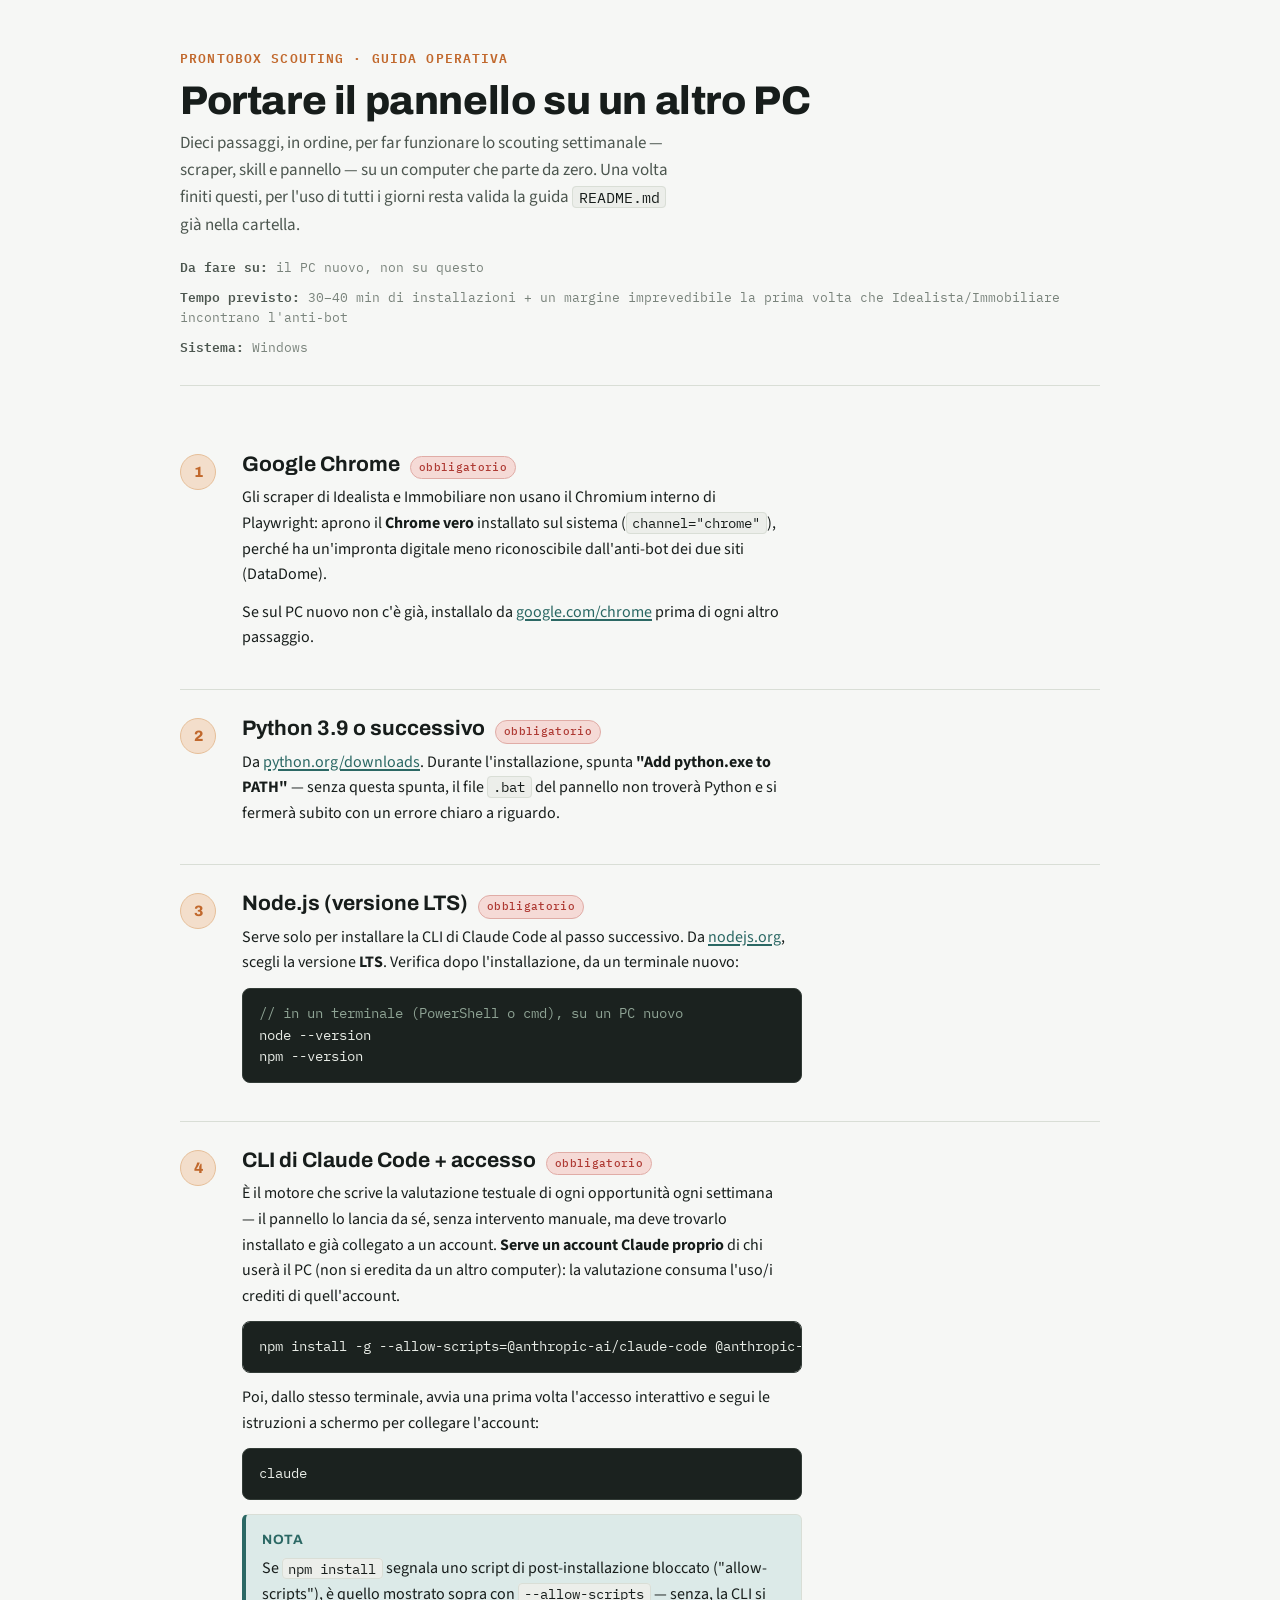
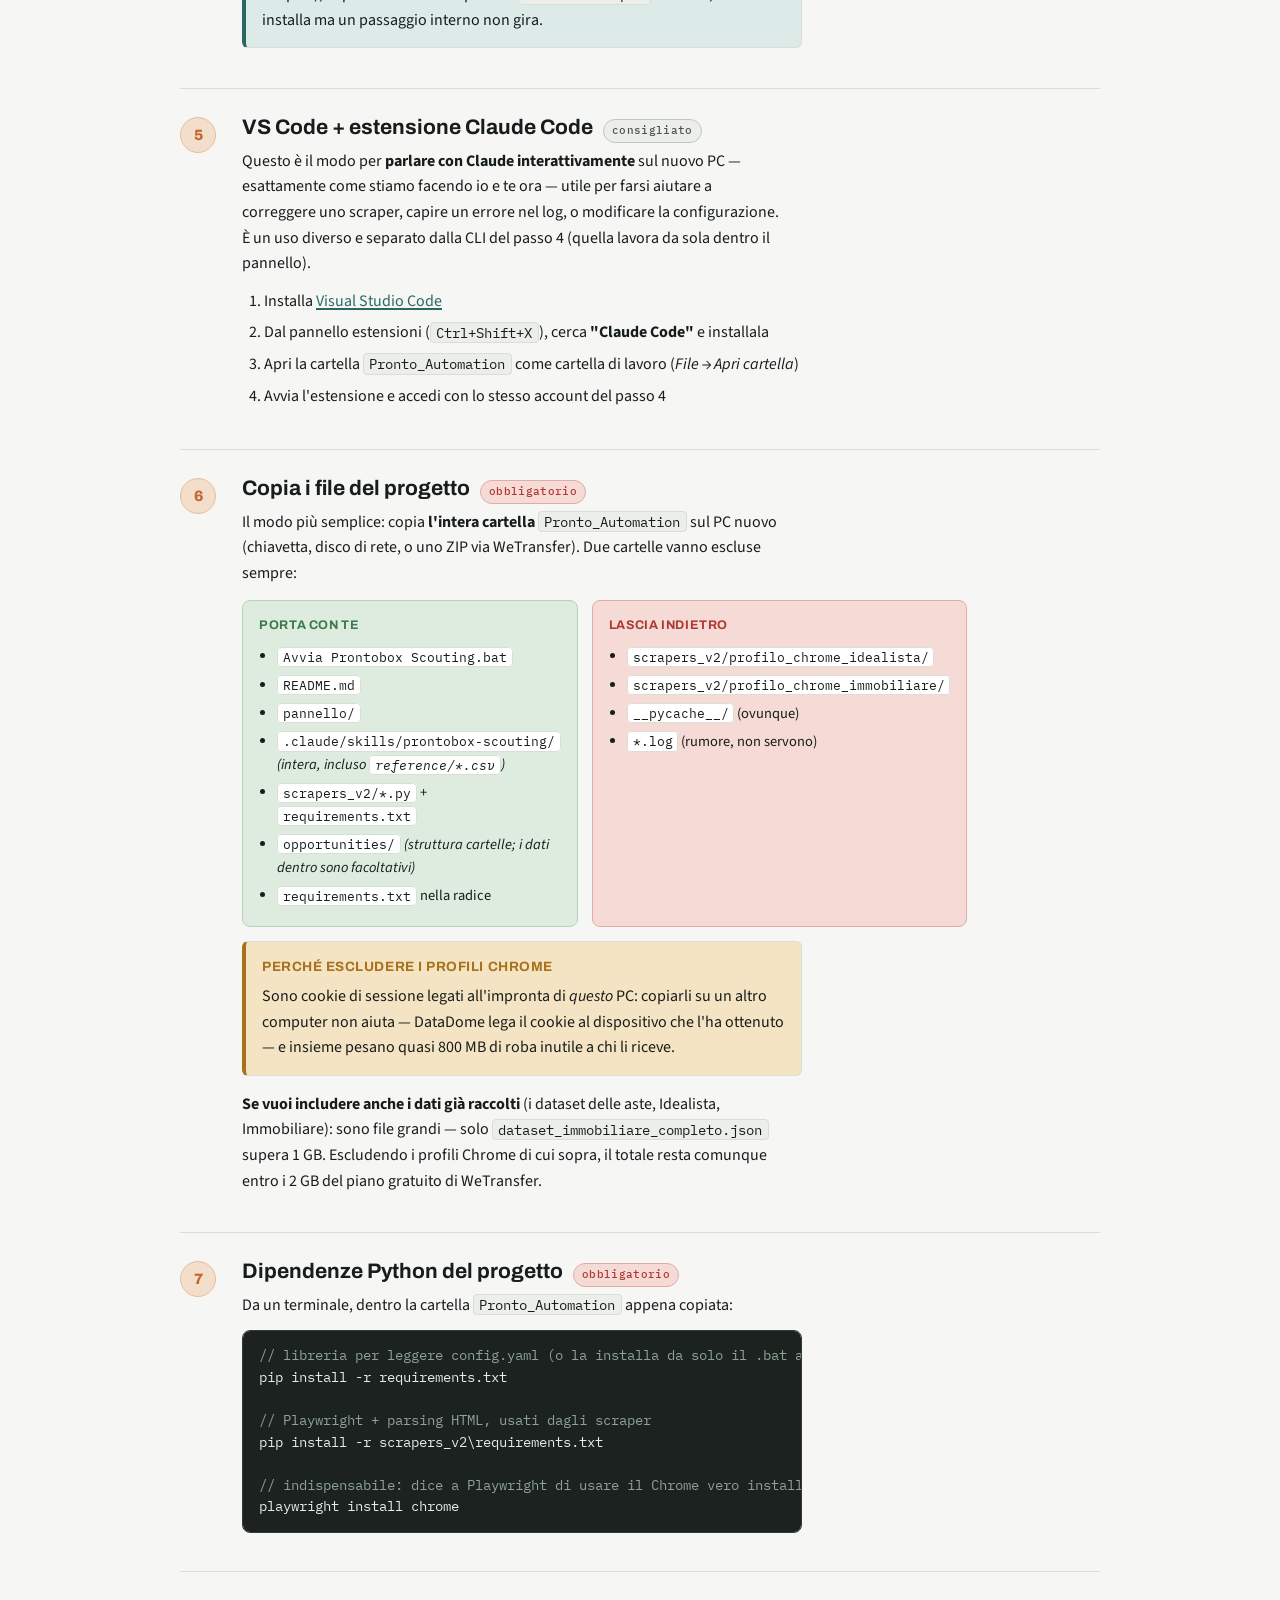
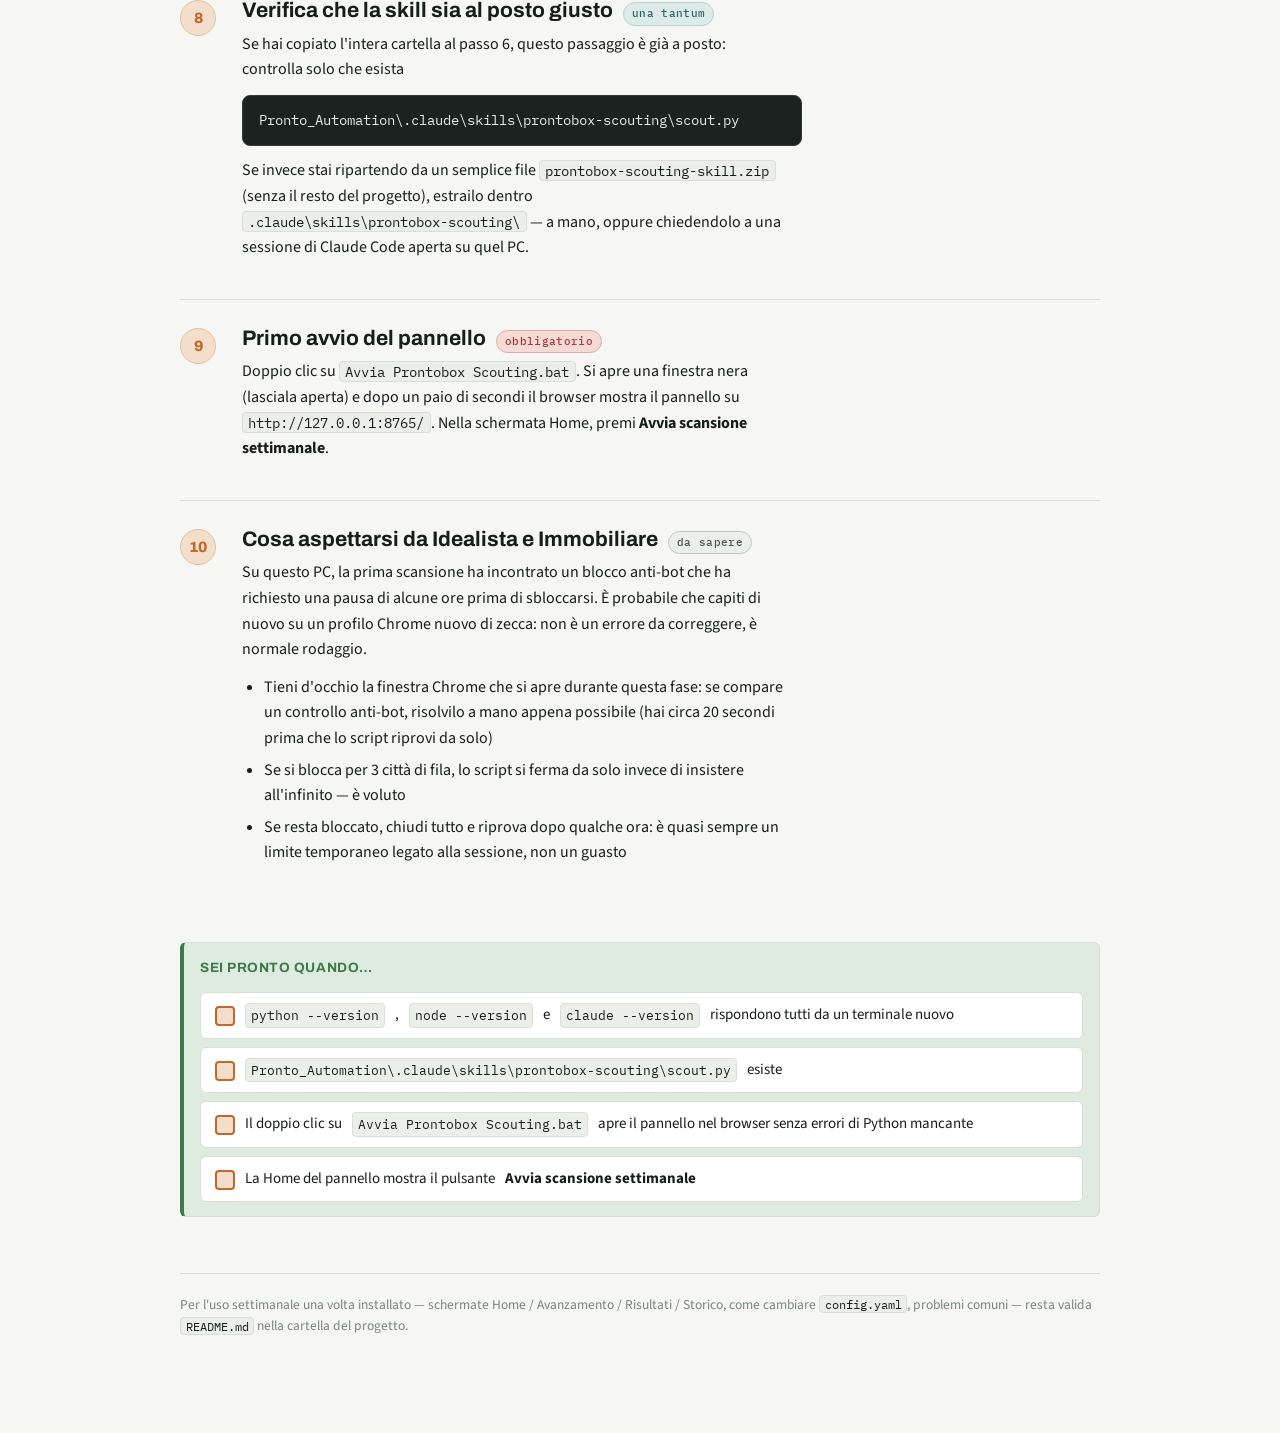
<file: Claude outputs/setup-nuovo-pc.html>
<!doctype html>
<title>Prontobox Scouting Setup</title>
<style>
  @import url('https://fonts.googleapis.com/css2?family=Archivo:wght@600;700;800&family=Source+Sans+3:wght@400;500;600;700&family=IBM+Plex+Mono:wght@400;500;600&display=swap');

  :root{
    --bg:#f6f7f5;
    --surface:#ffffff;
    --surface-alt:#eceeea;
    --ink:#171d1b;
    --ink-soft:#4c564f;
    --ink-faint:#79837b;
    --border:#d9ded6;
    --border-strong:#c1c9bd;

    --accent:#c1682c;
    --accent-ink:#ffffff;
    --accent-soft:#f3decb;
    --accent-soft-border:#e6bf99;

    --teal:#2b6864;
    --teal-soft:#dceae8;
    --teal-soft-border:#b7d4d1;

    --success:#3c7a49;
    --success-soft:#deebdf;
    --success-border:#b7d3bb;

    --warn:#a8721c;
    --warn-soft:#f4e4c3;
    --warn-border:#dcbd7c;

    --critical:#ae3a33;
    --critical-soft:#f5dad6;
    --critical-border:#e0aca6;

    --code-bg:#1b221f;
    --code-fg:#e8ece6;
    --code-accent:#e8a15c;
    --code-comment:#8ea394;
    --code-border:#333c37;

    color-scheme: light;
  }
  @media (prefers-color-scheme: dark){
    :root:not([data-theme="light"]){
      --bg:#121614;
      --surface:#181e1b;
      --surface-alt:#202723;
      --ink:#eaede8;
      --ink-soft:#aab4ac;
      --ink-faint:#7c877e;
      --border:#2f3934;
      --border-strong:#3c473f;

      --accent:#e5905a;
      --accent-ink:#14100b;
      --accent-soft:#3a2a1d;
      --accent-soft-border:#5c4128;

      --teal:#66a49f;
      --teal-soft:#1d3634;
      --teal-soft-border:#2b4d49;

      --success:#79bd86;
      --success-soft:#1e3323;
      --success-border:#31502f;

      --warn:#d9a24b;
      --warn-soft:#3a2c10;
      --warn-border:#5c451b;

      --critical:#e58a82;
      --critical-soft:#3c1e1b;
      --critical-border:#5c2e28;
      color-scheme: dark;
    }
  }
  :root[data-theme="dark"]{
    --bg:#121614;
    --surface:#181e1b;
    --surface-alt:#202723;
    --ink:#eaede8;
    --ink-soft:#aab4ac;
    --ink-faint:#7c877e;
    --border:#2f3934;
    --border-strong:#3c473f;

    --accent:#e5905a;
    --accent-ink:#14100b;
    --accent-soft:#3a2a1d;
    --accent-soft-border:#5c4128;

    --teal:#66a49f;
    --teal-soft:#1d3634;
    --teal-soft-border:#2b4d49;

    --success:#79bd86;
    --success-soft:#1e3323;
    --success-border:#31502f;

    --warn:#d9a24b;
    --warn-soft:#3a2c10;
    --warn-border:#5c451b;

    --critical:#e58a82;
    --critical-soft:#3c1e1b;
    --critical-border:#5c2e28;
    color-scheme: dark;
  }

  *{ box-sizing:border-box; }
  body{
    margin:0;
    background:var(--bg);
    color:var(--ink);
    font-family:"Source Sans 3", ui-sans-serif, system-ui, sans-serif;
    font-size:16px;
    line-height:1.6;
    padding:0 20px;
  }
  .wrap{
    max-width:920px;
    margin:0 auto;
    padding-block:48px 96px;
  }

  h1,h2,h3{
    font-family:"Archivo", ui-sans-serif, system-ui, sans-serif;
    text-wrap:balance;
    color:var(--ink);
    line-height:1.15;
  }
  .eyebrow{
    font-family:"IBM Plex Mono", ui-monospace, monospace;
    font-size:12.5px;
    letter-spacing:.09em;
    text-transform:uppercase;
    color:var(--accent);
    font-weight:600;
  }
  h1{
    font-size:clamp(28px,4.4vw,40px);
    font-weight:800;
    margin:10px 0 6px;
    letter-spacing:-0.01em;
  }
  .subtitle{
    font-size:17px;
    color:var(--ink-soft);
    max-width:62ch;
    margin:0 0 6px;
  }
  .meta-row{
    display:flex;
    flex-wrap:wrap;
    gap:10px 18px;
    margin-top:18px;
    font-family:"IBM Plex Mono", ui-monospace, monospace;
    font-size:12.5px;
    color:var(--ink-faint);
  }
  .meta-row strong{ color:var(--ink-soft); font-weight:600; }

  header.hero{
    border-bottom:1px solid var(--border);
    padding-bottom:28px;
    margin-bottom:40px;
  }

  h2{
    font-size:21px;
    font-weight:700;
    margin:0;
  }
  h3{
    font-size:16px;
    font-weight:700;
    margin:0 0 8px;
    color:var(--ink);
  }
  p{ margin:0 0 12px; max-width:68ch; }
  a{ color:var(--teal); text-decoration-thickness:1.5px; text-underline-offset:2px; }
  code, .path{
    font-family:"IBM Plex Mono", ui-monospace, monospace;
    font-size:0.88em;
    background:var(--surface-alt);
    border:1px solid var(--border);
    border-radius:4px;
    padding:.05em .38em;
    color:var(--ink);
    white-space:nowrap;
  }

  /* ---- step rail ---- */
  .steps{
    display:flex;
    flex-direction:column;
    gap:0;
  }
  .step{
    display:grid;
    grid-template-columns:44px 1fr;
    gap:18px;
    padding-block:26px;
    border-top:1px solid var(--border);
    position:relative;
  }
  .step:first-child{ border-top:none; }
  .step-num{
    font-family:"Archivo", sans-serif;
    font-weight:800;
    font-size:15px;
    width:36px;
    height:36px;
    border-radius:50%;
    display:flex;
    align-items:center;
    justify-content:center;
    background:var(--accent-soft);
    color:var(--accent);
    border:1px solid var(--accent-soft-border);
    margin-top:2px;
  }
  .step-head{
    display:flex;
    align-items:baseline;
    gap:10px;
    flex-wrap:wrap;
    margin-bottom:6px;
  }
  .step-head h2{ margin:0; }
  .tag{
    font-family:"IBM Plex Mono", monospace;
    font-size:11px;
    font-weight:500;
    letter-spacing:.03em;
    padding:2px 8px;
    border-radius:99px;
    white-space:nowrap;
  }
  .tag.required{ background:var(--critical-soft); color:var(--critical); border:1px solid var(--critical-border); }
  .tag.once{ background:var(--teal-soft); color:var(--teal); border:1px solid var(--teal-soft-border); }
  .tag.optional{ background:var(--surface-alt); color:var(--ink-soft); border:1px solid var(--border-strong); }

  .step-body{ max-width:70ch; }

  pre{
    background:var(--code-bg);
    color:var(--code-fg);
    border:1px solid var(--code-border);
    border-radius:8px;
    padding:14px 16px;
    overflow-x:auto;
    margin:12px 0;
    font-family:"IBM Plex Mono", ui-monospace, monospace;
    font-size:13.5px;
    line-height:1.6;
  }
  pre .c{ color:var(--code-comment); }
  pre .k{ color:var(--code-accent); }

  ul.plain, ol.plain{ margin:10px 0 14px; padding-left:22px; }
  ul.plain li, ol.plain li{ margin-bottom:6px; }

  /* callouts */
  .callout{
    border:1px solid var(--border);
    border-left:4px solid var(--ink-faint);
    background:var(--surface);
    border-radius:6px;
    padding:14px 16px;
    margin:14px 0;
  }
  .callout p:last-child{ margin-bottom:0; }
  .callout .callout-title{
    font-family:"Archivo", sans-serif;
    font-weight:700;
    font-size:13.5px;
    text-transform:uppercase;
    letter-spacing:.04em;
    margin-bottom:6px;
    display:flex;
    align-items:center;
    gap:7px;
  }
  .callout.warn{ border-left-color:var(--warn); background:var(--warn-soft); }
  .callout.warn .callout-title{ color:var(--warn); }
  .callout.critical{ border-left-color:var(--critical); background:var(--critical-soft); }
  .callout.critical .callout-title{ color:var(--critical); }
  .callout.success{ border-left-color:var(--success); background:var(--success-soft); }
  .callout.success .callout-title{ color:var(--success); }
  .callout.teal{ border-left-color:var(--teal); background:var(--teal-soft); }
  .callout.teal .callout-title{ color:var(--teal); }

  /* include/exclude table */
  .filetable{
    display:grid;
    grid-template-columns:1fr 1fr;
    gap:14px;
    margin:14px 0;
  }
  @media (max-width:620px){ .filetable{ grid-template-columns:1fr; } }
  .filecard{
    border-radius:8px;
    padding:14px 16px;
    border:1px solid var(--border);
  }
  .filecard.yes{ background:var(--success-soft); border-color:var(--success-border); }
  .filecard.no{ background:var(--critical-soft); border-color:var(--critical-border); }
  .filecard h4{
    font-family:"Archivo", sans-serif;
    font-size:12.5px;
    text-transform:uppercase;
    letter-spacing:.05em;
    margin:0 0 10px;
    display:flex;
    align-items:center;
    gap:6px;
  }
  .filecard.yes h4{ color:var(--success); }
  .filecard.no h4{ color:var(--critical); }
  .filecard ul{ margin:0; padding-left:18px; font-size:14.5px; }
  .filecard li{ margin-bottom:5px; }
  .filecard li .path{ background:var(--surface); }

  /* checklist at end */
  .checklist{
    list-style:none;
    margin:14px 0 0;
    padding:0;
    display:grid;
    gap:8px;
  }
  .checklist li{
    display:flex;
    gap:10px;
    align-items:flex-start;
    font-size:15px;
    background:var(--surface);
    border:1px solid var(--border);
    border-radius:6px;
    padding:10px 14px;
  }
  .checklist li::before{
    content:"";
    flex:none;
    width:16px; height:16px;
    margin-top:3px;
    border-radius:4px;
    border:2px solid var(--accent);
    background:var(--accent-soft);
  }

  footer{
    margin-top:56px;
    padding-top:20px;
    border-top:1px solid var(--border);
    font-size:13.5px;
    color:var(--ink-faint);
  }
  footer a{ color:var(--ink-faint); }

  table.deps{
    width:100%;
    border-collapse:collapse;
    margin:12px 0;
    font-size:14.5px;
  }
  table.deps th, table.deps td{
    text-align:left;
    padding:8px 10px;
    border-bottom:1px solid var(--border);
    vertical-align:top;
  }
  table.deps th{
    font-family:"Archivo", sans-serif;
    font-size:12px;
    text-transform:uppercase;
    letter-spacing:.04em;
    color:var(--ink-faint);
    font-weight:700;
  }
</style>

<div class="wrap">

  <header class="hero">
    <div class="eyebrow">Prontobox Scouting &middot; guida operativa</div>
    <h1>Portare il pannello su un altro PC</h1>
    <p class="subtitle">Dieci passaggi, in ordine, per far funzionare lo scouting settimanale — scraper, skill e pannello — su un computer che parte da zero. Una volta finiti questi, per l'uso di tutti i giorni resta valida la guida <code>README.md</code> già nella cartella.</p>
    <div class="meta-row">
      <span><strong>Da fare su:</strong> il PC nuovo, non su questo</span>
      <span><strong>Tempo previsto:</strong> 30&ndash;40 min di installazioni + un margine imprevedibile la prima volta che Idealista/Immobiliare incontrano l'anti-bot</span>
      <span><strong>Sistema:</strong> Windows</span>
    </div>
  </header>

  <div class="steps">

    <section class="step">
      <div class="step-num">1</div>
      <div class="step-body">
        <div class="step-head"><h2>Google Chrome</h2><span class="tag required">obbligatorio</span></div>
        <p>Gli scraper di Idealista e Immobiliare non usano il Chromium interno di Playwright: aprono il <strong>Chrome vero</strong> installato sul sistema (<code>channel="chrome"</code>), perché ha un'impronta digitale meno riconoscibile dall'anti-bot dei due siti (DataDome).</p>
        <p>Se sul PC nuovo non c'è già, installalo da <a href="https://www.google.com/chrome/" target="_blank" rel="noopener">google.com/chrome</a> prima di ogni altro passaggio.</p>
      </div>
    </section>

    <section class="step">
      <div class="step-num">2</div>
      <div class="step-body">
        <div class="step-head"><h2>Python 3.9 o successivo</h2><span class="tag required">obbligatorio</span></div>
        <p>Da <a href="https://www.python.org/downloads/" target="_blank" rel="noopener">python.org/downloads</a>. Durante l'installazione, spunta <strong>"Add python.exe to PATH"</strong> — senza questa spunta, il file <code>.bat</code> del pannello non troverà Python e si fermerà subito con un errore chiaro a riguardo.</p>
      </div>
    </section>

    <section class="step">
      <div class="step-num">3</div>
      <div class="step-body">
        <div class="step-head"><h2>Node.js (versione LTS)</h2><span class="tag required">obbligatorio</span></div>
        <p>Serve solo per installare la CLI di Claude Code al passo successivo. Da <a href="https://nodejs.org" target="_blank" rel="noopener">nodejs.org</a>, scegli la versione <strong>LTS</strong>. Verifica dopo l'installazione, da un terminale nuovo:</p>
        <pre><span class="c">// in un terminale (PowerShell o cmd), su un PC nuovo</span>
node --version
npm --version</pre>
      </div>
    </section>

    <section class="step">
      <div class="step-num">4</div>
      <div class="step-body">
        <div class="step-head"><h2>CLI di Claude Code + accesso</h2><span class="tag required">obbligatorio</span></div>
        <p>È il motore che scrive la valutazione testuale di ogni opportunità ogni settimana — il pannello lo lancia da sé, senza intervento manuale, ma deve trovarlo installato e già collegato a un account. <strong>Serve un account Claude proprio</strong> di chi userà il PC (non si eredita da un altro computer): la valutazione consuma l'uso/i crediti di quell'account.</p>
        <pre>npm install -g --allow-scripts=@anthropic-ai/claude-code @anthropic-ai/claude-code</pre>
        <p>Poi, dallo stesso terminale, avvia una prima volta l'accesso interattivo e segui le istruzioni a schermo per collegare l'account:</p>
        <pre>claude</pre>
        <div class="callout teal">
          <div class="callout-title">Nota</div>
          <p>Se <code>npm install</code> segnala uno script di post-installazione bloccato ("allow-scripts"), è quello mostrato sopra con <code>--allow-scripts</code> — senza, la CLI si installa ma un passaggio interno non gira.</p>
        </div>
      </div>
    </section>

    <section class="step">
      <div class="step-num">5</div>
      <div class="step-body">
        <div class="step-head"><h2>VS Code + estensione Claude Code</h2><span class="tag optional">consigliato</span></div>
        <p>Questo è il modo per <strong>parlare con Claude interattivamente</strong> sul nuovo PC — esattamente come stiamo facendo io e te ora — utile per farsi aiutare a correggere uno scraper, capire un errore nel log, o modificare la configurazione. È un uso diverso e separato dalla CLI del passo 4 (quella lavora da sola dentro il pannello).</p>
        <ol class="plain">
          <li>Installa <a href="https://code.visualstudio.com" target="_blank" rel="noopener">Visual Studio Code</a></li>
          <li>Dal pannello estensioni (<code>Ctrl+Shift+X</code>), cerca <strong>"Claude Code"</strong> e installala</li>
          <li>Apri la cartella <code>Pronto_Automation</code> come cartella di lavoro (<em>File &rarr; Apri cartella</em>)</li>
          <li>Avvia l'estensione e accedi con lo stesso account del passo 4</li>
        </ol>
      </div>
    </section>

    <section class="step">
      <div class="step-num">6</div>
      <div class="step-body">
        <div class="step-head"><h2>Copia i file del progetto</h2><span class="tag required">obbligatorio</span></div>
        <p>Il modo più semplice: copia <strong>l'intera cartella</strong> <code>Pronto_Automation</code> sul PC nuovo (chiavetta, disco di rete, o uno ZIP via WeTransfer). Due cartelle vanno escluse sempre:</p>

        <div class="filetable">
          <div class="filecard yes">
            <h4>Porta con te</h4>
            <ul>
              <li><span class="path">Avvia Prontobox Scouting.bat</span></li>
              <li><span class="path">README.md</span></li>
              <li><span class="path">pannello/</span></li>
              <li><span class="path">.claude/skills/prontobox-scouting/</span> <em>(intera, incluso <span class="path">reference/*.csv</span>)</em></li>
              <li><span class="path">scrapers_v2/*.py</span> + <span class="path">requirements.txt</span></li>
              <li><span class="path">opportunities/</span> <em>(struttura cartelle; i dati dentro sono facoltativi)</em></li>
              <li><span class="path">requirements.txt</span> nella radice</li>
            </ul>
          </div>
          <div class="filecard no">
            <h4>Lascia indietro</h4>
            <ul>
              <li><span class="path">scrapers_v2/profilo_chrome_idealista/</span></li>
              <li><span class="path">scrapers_v2/profilo_chrome_immobiliare/</span></li>
              <li><span class="path">__pycache__/</span> (ovunque)</li>
              <li><span class="path">*.log</span> (rumore, non servono)</li>
            </ul>
          </div>
        </div>

        <div class="callout warn">
          <div class="callout-title">Perché escludere i profili Chrome</div>
          <p>Sono cookie di sessione legati all'impronta di <em>questo</em> PC: copiarli su un altro computer non aiuta — DataDome lega il cookie al dispositivo che l'ha ottenuto — e insieme pesano quasi 800&nbsp;MB di roba inutile a chi li riceve.</p>
        </div>

        <p style="margin-top:16px"><strong>Se vuoi includere anche i dati già raccolti</strong> (i dataset delle aste, Idealista, Immobiliare): sono file grandi — solo <code>dataset_immobiliare_completo.json</code> supera 1&nbsp;GB. Escludendo i profili Chrome di cui sopra, il totale resta comunque entro i 2&nbsp;GB del piano gratuito di WeTransfer.</p>
      </div>
    </section>

    <section class="step">
      <div class="step-num">7</div>
      <div class="step-body">
        <div class="step-head"><h2>Dipendenze Python del progetto</h2><span class="tag required">obbligatorio</span></div>
        <p>Da un terminale, dentro la cartella <code>Pronto_Automation</code> appena copiata:</p>
        <pre><span class="c">// libreria per leggere config.yaml (o la installa da solo il .bat al primo avvio)</span>
pip install -r requirements.txt

<span class="c">// Playwright + parsing HTML, usati dagli scraper</span>
pip install -r scrapers_v2\requirements.txt

<span class="c">// indispensabile: dice a Playwright di usare il Chrome vero installato al passo 1</span>
playwright install chrome</pre>
      </div>
    </section>

    <section class="step">
      <div class="step-num">8</div>
      <div class="step-body">
        <div class="step-head"><h2>Verifica che la skill sia al posto giusto</h2><span class="tag once">una tantum</span></div>
        <p>Se hai copiato l'intera cartella al passo 6, questo passaggio è già a posto: controlla solo che esista</p>
        <pre>Pronto_Automation\.claude\skills\prontobox-scouting\scout.py</pre>
        <p>Se invece stai ripartendo da un semplice file <code>prontobox-scouting-skill.zip</code> (senza il resto del progetto), estrailo dentro <code>.claude\skills\prontobox-scouting\</code> — a mano, oppure chiedendolo a una sessione di Claude Code aperta su quel PC.</p>
      </div>
    </section>

    <section class="step">
      <div class="step-num">9</div>
      <div class="step-body">
        <div class="step-head"><h2>Primo avvio del pannello</h2><span class="tag required">obbligatorio</span></div>
        <p>Doppio clic su <code>Avvia Prontobox Scouting.bat</code>. Si apre una finestra nera (lasciala aperta) e dopo un paio di secondi il browser mostra il pannello su <code>http://127.0.0.1:8765/</code>. Nella schermata Home, premi <strong>Avvia scansione settimanale</strong>.</p>
      </div>
    </section>

    <section class="step">
      <div class="step-num">10</div>
      <div class="step-body">
        <div class="step-head"><h2>Cosa aspettarsi da Idealista e Immobiliare</h2><span class="tag optional">da sapere</span></div>
        <p>Su questo PC, la prima scansione ha incontrato un blocco anti-bot che ha richiesto una pausa di alcune ore prima di sbloccarsi. È probabile che capiti di nuovo su un profilo Chrome nuovo di zecca: non è un errore da correggere, è normale rodaggio.</p>
        <ul class="plain">
          <li>Tieni d'occhio la finestra Chrome che si apre durante questa fase: se compare un controllo anti-bot, risolvilo a mano appena possibile (hai circa 20 secondi prima che lo script riprovi da solo)</li>
          <li>Se si blocca per 3 città di fila, lo script si ferma da solo invece di insistere all'infinito — è voluto</li>
          <li>Se resta bloccato, chiudi tutto e riprova dopo qualche ora: è quasi sempre un limite temporaneo legato alla sessione, non un guasto</li>
        </ul>
      </div>
    </section>

  </div>

  <div class="callout success" style="margin-top:36px">
    <div class="callout-title">Sei pronto quando…</div>
    <ul class="checklist">
      <li><code>python --version</code>, <code>node --version</code> e <code>claude --version</code> rispondono tutti da un terminale nuovo</li>
      <li><code>Pronto_Automation\.claude\skills\prontobox-scouting\scout.py</code> esiste</li>
      <li>Il doppio clic su <code>Avvia Prontobox Scouting.bat</code> apre il pannello nel browser senza errori di Python mancante</li>
      <li>La Home del pannello mostra il pulsante <strong>Avvia scansione settimanale</strong></li>
    </ul>
  </div>

  <footer>
    Per l'uso settimanale una volta installato — schermate Home / Avanzamento / Risultati / Storico, come cambiare <code>config.yaml</code>, problemi comuni — resta valida <code>README.md</code> nella cartella del progetto.
  </footer>

</div>
</file>
